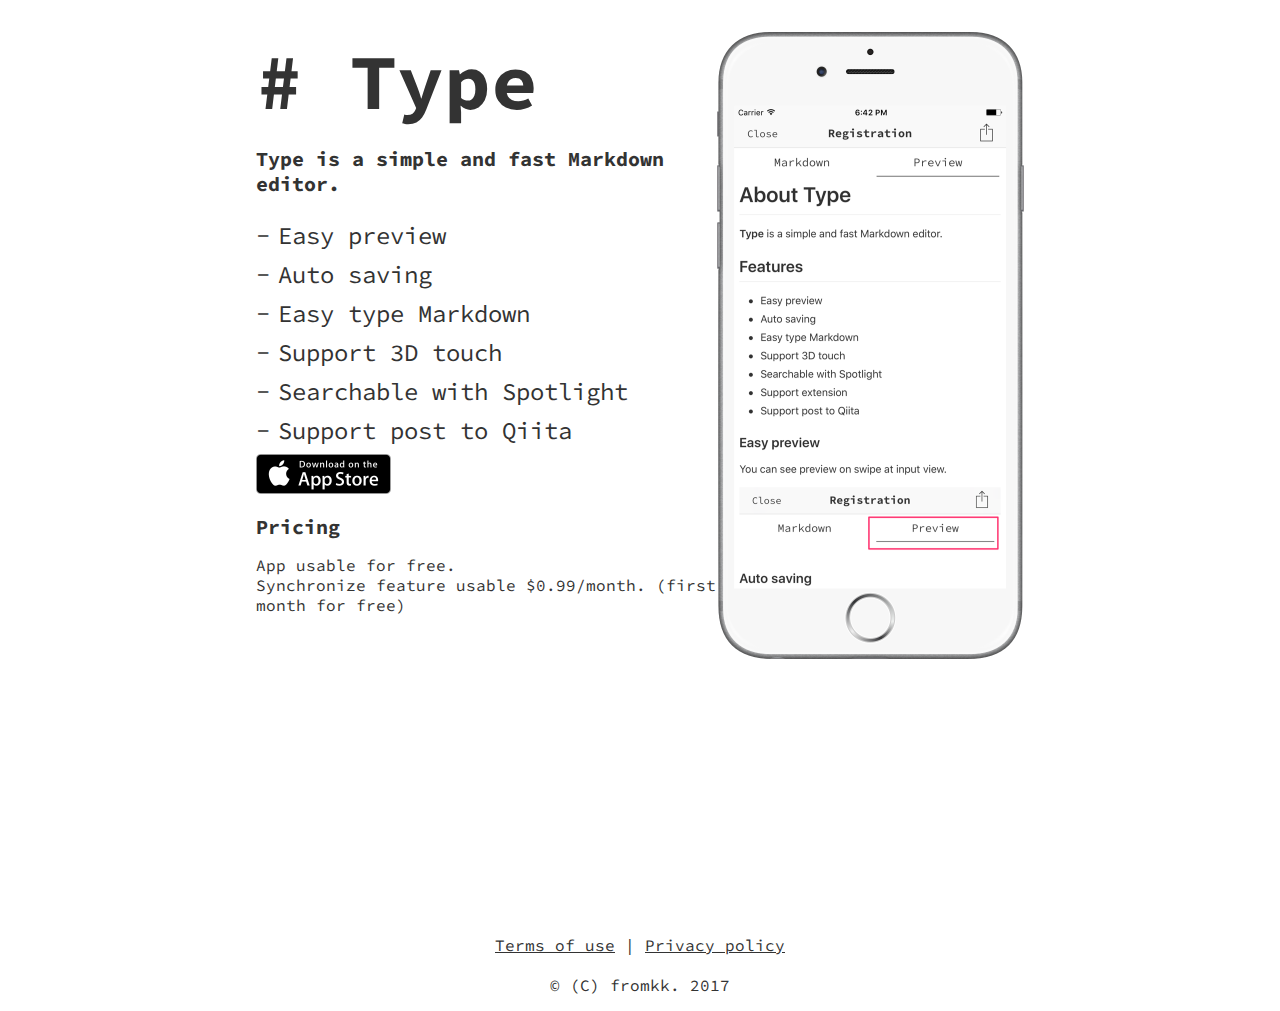
<file: index.html>
<!DOCTYPE html>
<html lang="en">
<head>
  <meta charset="UTF-8">
  <title>Type - Simple Markdown Editor -</title>
  <meta name="description" content="Type is a simple and fast Markdown editor." lang="en" />
  <meta name="description" content="Typeはシンプルで軽快なMarkdownエディターです。" lang="ja" />
  <meta name="keywords" content="type,markdown,editor,ios,app,iphone" lang="en" />
  <meta name="keywords" content="type,markdown,editor,マークダウン,エディタ,エディター,ios,app,iphone,アプリ" lang="ja" />
  <meta name="viewport" content="width=device-width,initial-scale=1">
  <link href="https://fonts.googleapis.com/css?family=Source+Code+Pro" rel="stylesheet">
  <link rel="stylesheet" href="style.css">
  <link rel="apple-touch-icon" href="touch-icon-iphone.png">
  <link rel="apple-touch-icon" sizes="152x152" href="touch-icon-ipad.png">
  <link rel="apple-touch-icon" sizes="180x180" href="touch-icon-iphone-retina.png">
  <link rel="apple-touch-icon" sizes="167x167" href="touch-icon-ipad-retina.png">
  <link rel="shortcut icon" type="image/vnd.microsoft.icon" href="favicons/favicon.ico">
  <link rel="icon" type="image/vnd.microsoft.icon" href="favicons/favicon.ico">
  <link rel="apple-touch-icon" sizes="57x57" href="favicons/apple-touch-icon-57x57.png">
  <link rel="apple-touch-icon" sizes="60x60" href="favicons/apple-touch-icon-60x60.png">
  <link rel="apple-touch-icon" sizes="72x72" href="favicons/apple-touch-icon-72x72.png">
  <link rel="apple-touch-icon" sizes="76x76" href="favicons/apple-touch-icon-76x76.png">
  <link rel="apple-touch-icon" sizes="114x114" href="favicons/apple-touch-icon-114x114.png">
  <link rel="apple-touch-icon" sizes="120x120" href="favicons/apple-touch-icon-120x120.png">
  <link rel="apple-touch-icon" sizes="144x144" href="favicons/apple-touch-icon-144x144.png">
  <link rel="apple-touch-icon" sizes="152x152" href="favicons/apple-touch-icon-152x152.png">
  <link rel="apple-touch-icon" sizes="180x180" href="favicons/apple-touch-icon-180x180.png">
  <link rel="icon" type="image/png" sizes="192x192" href="favicons/android-chrome-192x192.png">
  <link rel="icon" type="image/png" sizes="48x48" href="favicons/favicon-48x48.png">
  <link rel="icon" type="image/png" sizes="96x96" href="favicons/favicon-96x96.png">
  <link rel="icon" type="image/png" sizes="96x96" href="favicons/favicon-160x160.png">
  <link rel="icon" type="image/png" sizes="96x96" href="favicons/favicon-196x196.png">
  <link rel="icon" type="image/png" sizes="16x16" href="favicons/favicon-16x16.png">
  <link rel="icon" type="image/png" sizes="32x32" href="favicons/favicon-32x32.png">
  <link rel="manifest" href="favicons/manifest.json">
  <meta name="msapplication-TileColor" content="#333333">
  <meta name="msapplication-TileImage" content="favicons/mstile-144x144.png">
</head>
<body>
  <header>
    <div class="container">
      <h1># Type</h1>
      <h2 class="en" lang="en">Type is a simple and fast Markdown editor.</h2>
      <h2 class="ja" lang="ja">Typeはシンプルで軽快なMarkdownエディターです。</h2>
      <div class="screenshot">
        <img src="images/iphone_en.png" alt="# Type" width="307" height="628" class="en">
        <img src="images/iphone_ja.png" alt="# Type" width="307" height="628" class="ja">
      </div>
    </div>
  </header>
  <section role="main" class="main">
    <div class="contianer">
      <ul class="feature-list en" lang="en">
        <li>Easy preview</li>
        <li>Auto saving</li>
        <li>Easy type Markdown</li>
        <li>Support 3D touch</li>
        <li>Searchable with Spotlight</li>
        <li>Support post to Qiita</li>
      </ul>
      <ul class="feature-list ja" lang="ja">
        <li>素早いプレビュー(入力画面・一覧画面)</li>
        <li>自動保存</li>
        <li>ツールバーからMarkdownを簡単入力</li>
        <li>3Dタッチのサポート</li>
        <li>Spotlightからの検索に対応</li>
        <li>Qiitaへの投稿対応</li>
      </ul>

      <div class="appstore">
        <a href="https://itunes.apple.com/jp/app/type-simple-markdown-editor/id1214613873?l=en&mt=8" target="_blank"><img src="images/appstore.png" alt="AppStore" width="135" height="40"></a>
      </div>
    </div>
    <div class="container ja feature-list" lang="ja">
      <h2>値段</h2>
      <p>
        アプリ自体は無料です。<br />
        同期機能は毎月120円でご利用頂けます。（初月無料）
      </p>
    </div>
    <div class="container en feature-list" lang="en">
      <h2>Pricing</h2>
      <p>
        App usable for free.<br />
        Synchronize feature usable $0.99/month. (first month for free)
      </p>
    </div>
  </section>
  <footer>
    <div class="container">
      <div class="ja links" lang="ja">
        <a href="terms.html">利用規約</a> | <a href="privacy.html">プライバシーポリシー</a>
      </div>
      <div class="en links" lang="en">
        <a href="terms.html">Terms of use</a> | <a href="privacy.html">Privacy policy</a>
      </div>
      <div class="copyright">
        &copy; (C) fromkk. 2017
      </div>
    </div>
  </footer>
  <script src="js/main.js" type="text/javascript"></script>
</body>
</html>
</file>
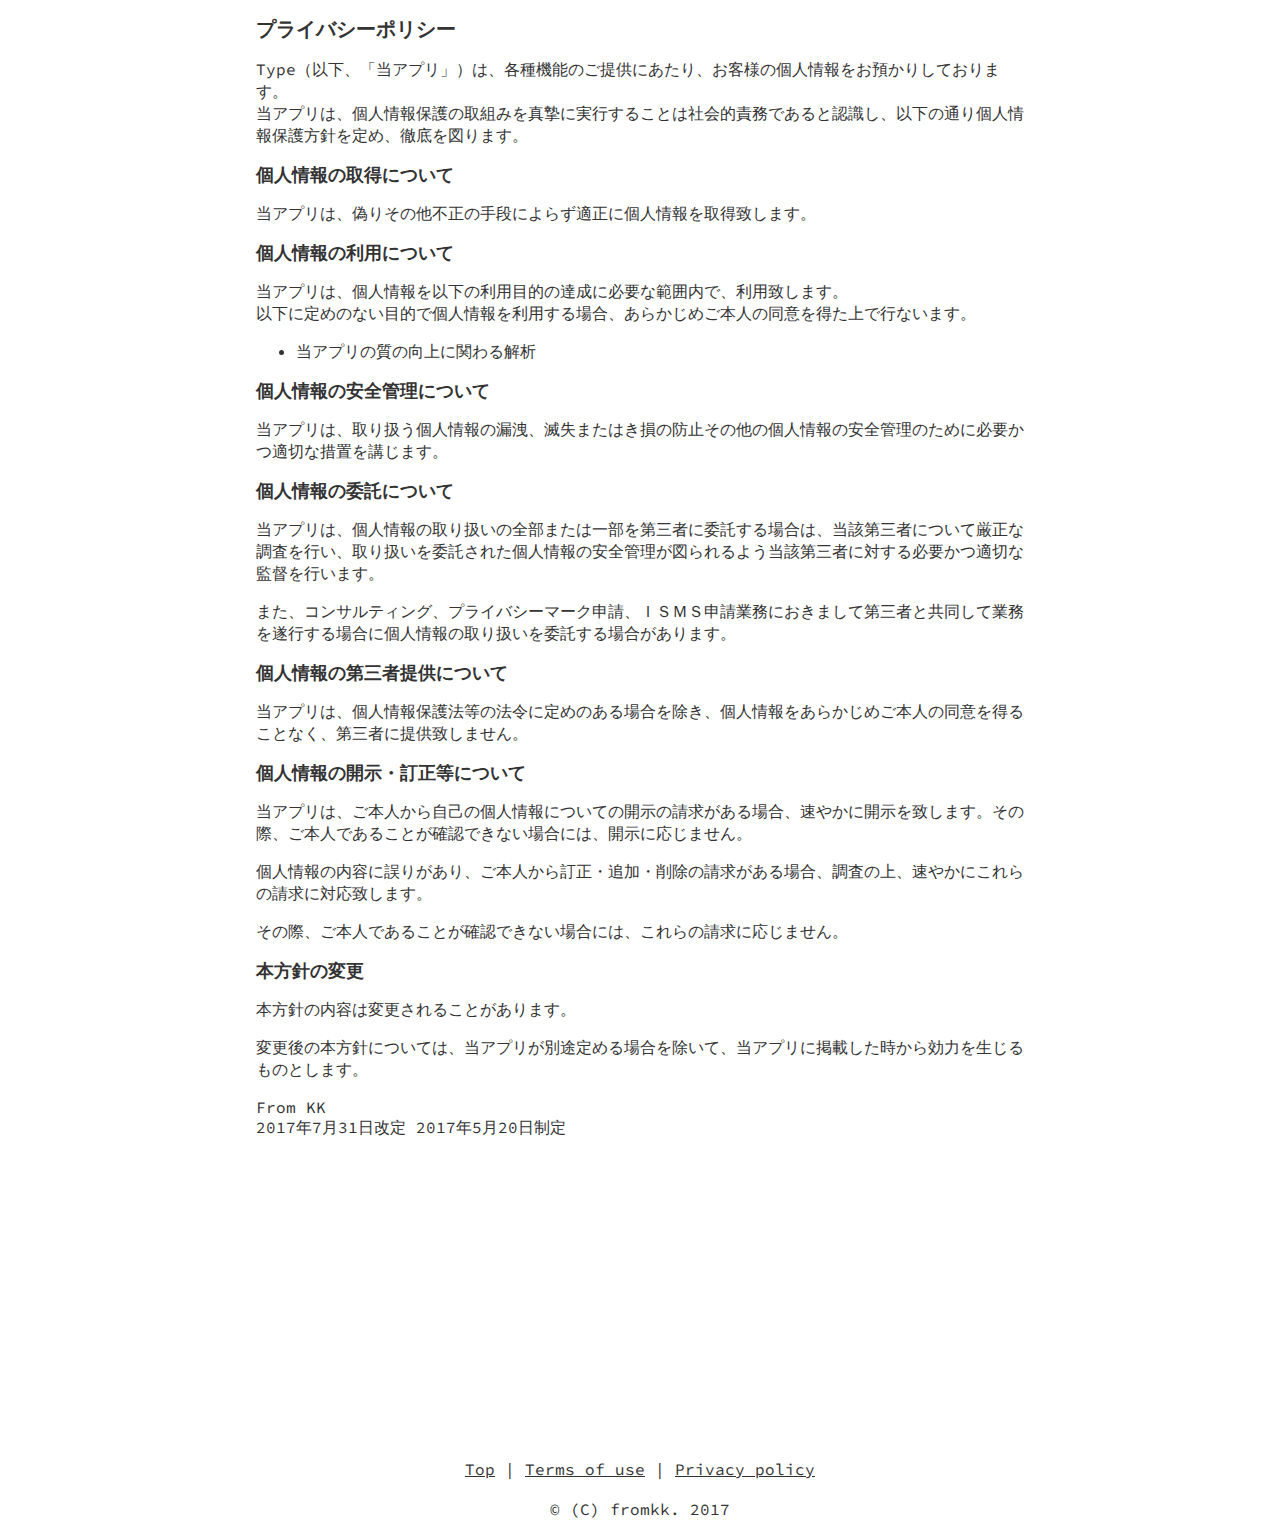
<file: privacy.html>
<!DOCTYPE html>
<html lang="en">
<head>
  <meta charset="UTF-8">
  <title>Privacy policy | Type - Simple Markdown Editor -</title>
  <meta name="description" content="Privacy policy" lang="en" />
  <meta name="description" content="プライバシーポリシー" lang="ja" />
  <meta name="keywords" content="type,markdown,editor,ios,app,iphone" lang="en" />
  <meta name="keywords" content="type,markdown,editor,マークダウン,エディタ,エディター,ios,app,iphone,アプリ" lang="ja" />
  <meta name="viewport" content="width=device-width,initial-scale=1">
  <link href="https://fonts.googleapis.com/css?family=Source+Code+Pro" rel="stylesheet">
  <link rel="stylesheet" href="style.css">
  <link rel="apple-touch-icon" href="touch-icon-iphone.png">
  <link rel="apple-touch-icon" sizes="152x152" href="touch-icon-ipad.png">
  <link rel="apple-touch-icon" sizes="180x180" href="touch-icon-iphone-retina.png">
  <link rel="apple-touch-icon" sizes="167x167" href="touch-icon-ipad-retina.png">
  <link rel="shortcut icon" type="image/vnd.microsoft.icon" href="favicons/favicon.ico">
  <link rel="icon" type="image/vnd.microsoft.icon" href="favicons/favicon.ico">
  <link rel="apple-touch-icon" sizes="57x57" href="favicons/apple-touch-icon-57x57.png">
  <link rel="apple-touch-icon" sizes="60x60" href="favicons/apple-touch-icon-60x60.png">
  <link rel="apple-touch-icon" sizes="72x72" href="favicons/apple-touch-icon-72x72.png">
  <link rel="apple-touch-icon" sizes="76x76" href="favicons/apple-touch-icon-76x76.png">
  <link rel="apple-touch-icon" sizes="114x114" href="favicons/apple-touch-icon-114x114.png">
  <link rel="apple-touch-icon" sizes="120x120" href="favicons/apple-touch-icon-120x120.png">
  <link rel="apple-touch-icon" sizes="144x144" href="favicons/apple-touch-icon-144x144.png">
  <link rel="apple-touch-icon" sizes="152x152" href="favicons/apple-touch-icon-152x152.png">
  <link rel="apple-touch-icon" sizes="180x180" href="favicons/apple-touch-icon-180x180.png">
  <link rel="icon" type="image/png" sizes="192x192" href="favicons/android-chrome-192x192.png">
  <link rel="icon" type="image/png" sizes="48x48" href="favicons/favicon-48x48.png">
  <link rel="icon" type="image/png" sizes="96x96" href="favicons/favicon-96x96.png">
  <link rel="icon" type="image/png" sizes="96x96" href="favicons/favicon-160x160.png">
  <link rel="icon" type="image/png" sizes="96x96" href="favicons/favicon-196x196.png">
  <link rel="icon" type="image/png" sizes="16x16" href="favicons/favicon-16x16.png">
  <link rel="icon" type="image/png" sizes="32x32" href="favicons/favicon-32x32.png">
  <link rel="manifest" href="favicons/manifest.json">
  <meta name="msapplication-TileColor" content="#333333">
  <meta name="msapplication-TileImage" content="favicons/mstile-144x144.png">
</head>
<body>
  <section role="main" class="main">
    <div class="contianer">
      <h2>プライバシーポリシー</h2>
      <p>Type（以下、「当アプリ」）は、各種機能のご提供にあたり、お客様の個人情報をお預かりしております。<br />
      当アプリは、個人情報保護の取組みを真摯に実行することは社会的責務であると認識し、以下の通り個人情報保護方針を定め、徹底を図ります。</p>
      <h3>個人情報の取得について</h3>
      <p>当アプリは、偽りその他不正の手段によらず適正に個人情報を取得致します。</p>
      <h3>個人情報の利用について</h3>
      <p>当アプリは、個人情報を以下の利用目的の達成に必要な範囲内で、利用致します。<br />
      以下に定めのない目的で個人情報を利用する場合、あらかじめご本人の同意を得た上で行ないます。</p>
      <ul>
      <li>当アプリの質の向上に関わる解析</li>
      </ul>
      <h3>個人情報の安全管理について</h3>
      <p>当アプリは、取り扱う個人情報の漏洩、滅失またはき損の防止その他の個人情報の安全管理のために必要かつ適切な措置を講じます。</p>
      <h3>個人情報の委託について</h3>
      <p>当アプリは、個人情報の取り扱いの全部または一部を第三者に委託する場合は、当該第三者について厳正な調査を行い、取り扱いを委託された個人情報の安全管理が図られるよう当該第三者に対する必要かつ適切な監督を行います。</p>
      <p>また、コンサルティング、プライバシーマーク申請、ＩＳＭＳ申請業務におきまして第三者と共同して業務を遂行する場合に個人情報の取り扱いを委託する場合があります。</p>
      <h3>個人情報の第三者提供について</h3>
      <p>当アプリは、個人情報保護法等の法令に定めのある場合を除き、個人情報をあらかじめご本人の同意を得ることなく、第三者に提供致しません。</p>
      <h3>個人情報の開示・訂正等について</h3>
      <p>当アプリは、ご本人から自己の個人情報についての開示の請求がある場合、速やかに開示を致します。その際、ご本人であることが確認できない場合には、開示に応じません。</p>
      <p>個人情報の内容に誤りがあり、ご本人から訂正・追加・削除の請求がある場合、調査の上、速やかにこれらの請求に対応致します。</p>
      <p>その際、ご本人であることが確認できない場合には、これらの請求に応じません。</p>
      <h3>本方針の変更</h3>
      <p>本方針の内容は変更されることがあります。</p>
      <p>変更後の本方針については、当アプリが別途定める場合を除いて、当アプリに掲載した時から効力を生じるものとします。</p>
      <p>From KK<br />
      2017年7月31日改定 2017年5月20日制定</p>
    </div>
  </section>
  <footer>
    <div class="container">
      <div class="ja links" lang="ja">
        <a href="index.html">トップページ</a> | <a href="terms.html">利用規約</a> | <a href="privacy.html">プライバシーポリシー</a>
      </div>
      <div class="en links" lang="en">
        <a href="index.html">Top</a> | <a href="terms.html">Terms of use</a> | <a href="privacy.html">Privacy policy</a>
      </div>
      <div class="copyright">
        &copy; (C) fromkk. 2017
      </div>
    </div>
  </footer>
  <script src="js/main.js" type="text/javascript"></script>
</body>
</html>
</file>
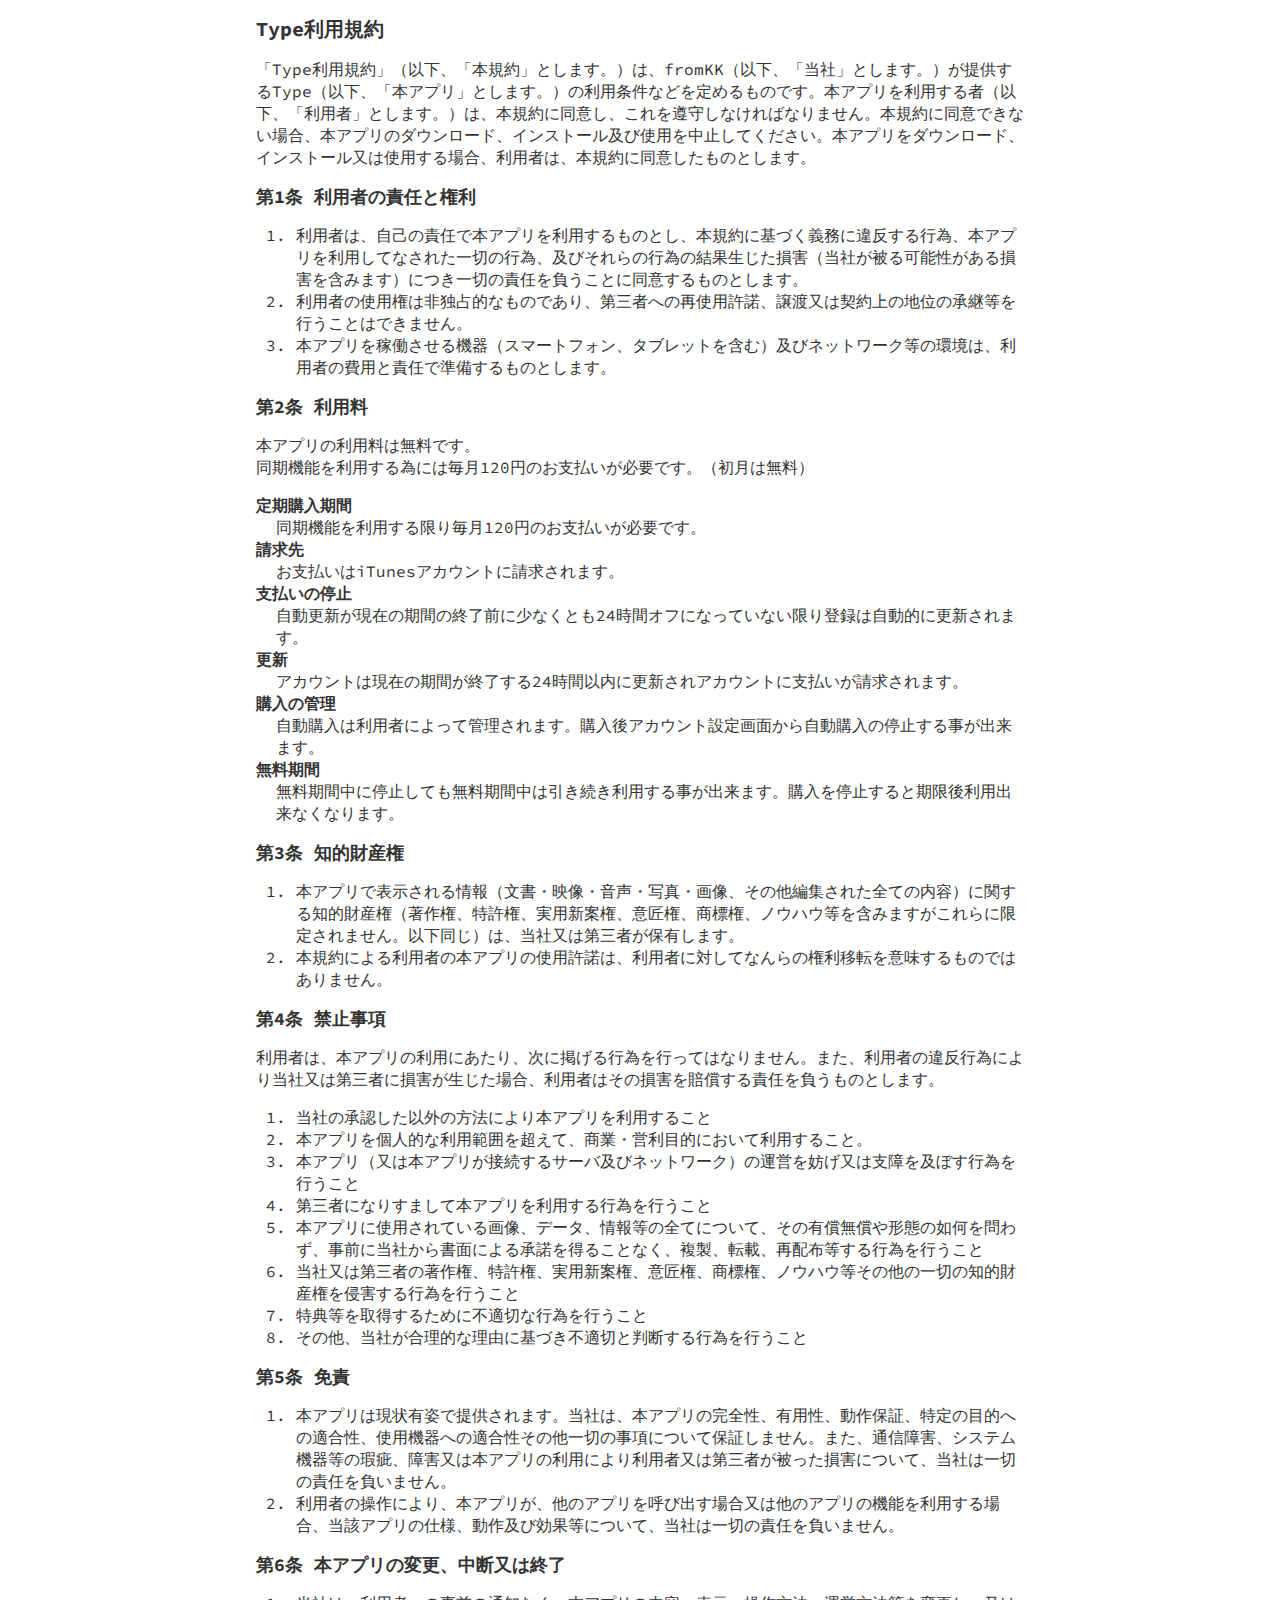
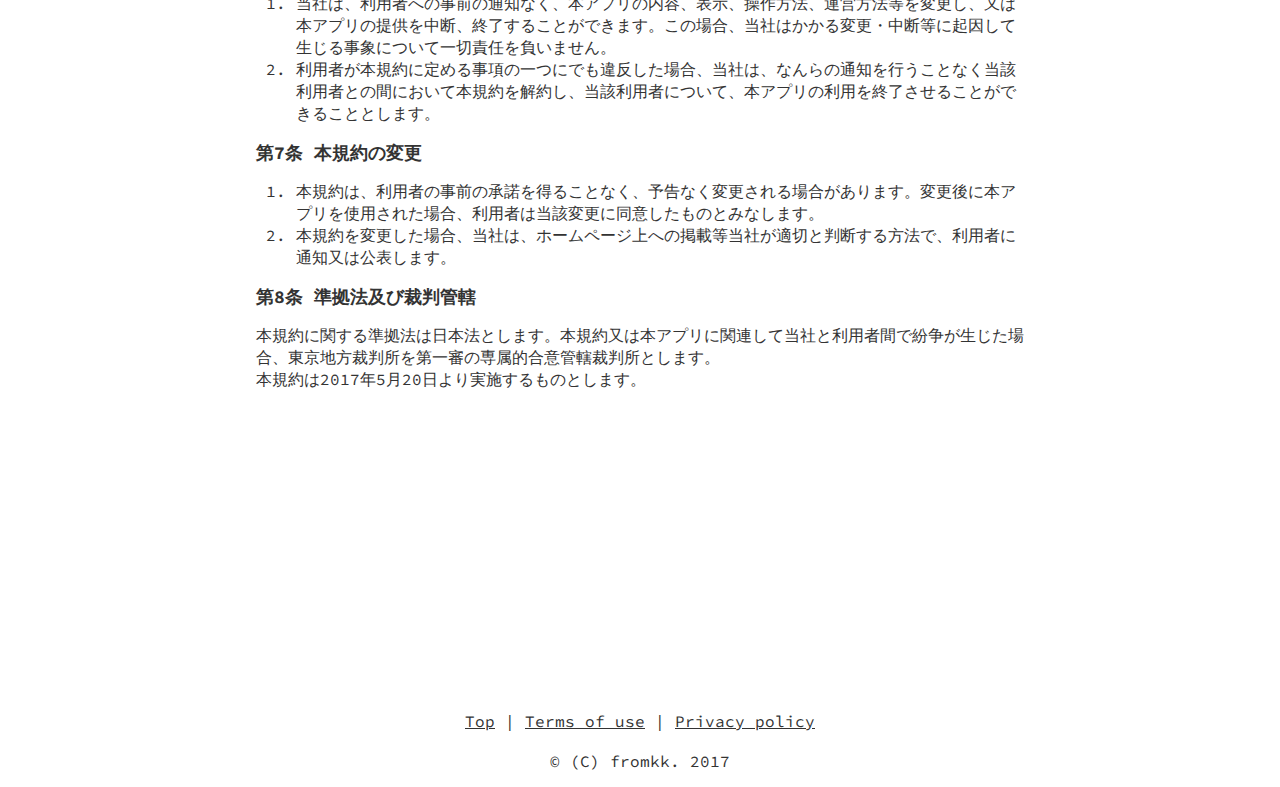
<file: terms.html>
<!DOCTYPE html>
<html lang="en">
<head>
  <meta charset="UTF-8">
  <title>Terms of use | Type - Simple Markdown Editor -</title>
  <meta name="description" content="Terms of use" lang="en" />
  <meta name="description" content="利用規約" lang="ja" />
  <meta name="keywords" content="type,markdown,editor,ios,app,iphone" lang="en" />
  <meta name="keywords" content="type,markdown,editor,マークダウン,エディタ,エディター,ios,app,iphone,アプリ" lang="ja" />
  <meta name="viewport" content="width=device-width,initial-scale=1">
  <link href="https://fonts.googleapis.com/css?family=Source+Code+Pro" rel="stylesheet">
  <link rel="stylesheet" href="style.css">
  <link rel="apple-touch-icon" href="touch-icon-iphone.png">
  <link rel="apple-touch-icon" sizes="152x152" href="touch-icon-ipad.png">
  <link rel="apple-touch-icon" sizes="180x180" href="touch-icon-iphone-retina.png">
  <link rel="apple-touch-icon" sizes="167x167" href="touch-icon-ipad-retina.png">
  <link rel="shortcut icon" type="image/vnd.microsoft.icon" href="favicons/favicon.ico">
  <link rel="icon" type="image/vnd.microsoft.icon" href="favicons/favicon.ico">
  <link rel="apple-touch-icon" sizes="57x57" href="favicons/apple-touch-icon-57x57.png">
  <link rel="apple-touch-icon" sizes="60x60" href="favicons/apple-touch-icon-60x60.png">
  <link rel="apple-touch-icon" sizes="72x72" href="favicons/apple-touch-icon-72x72.png">
  <link rel="apple-touch-icon" sizes="76x76" href="favicons/apple-touch-icon-76x76.png">
  <link rel="apple-touch-icon" sizes="114x114" href="favicons/apple-touch-icon-114x114.png">
  <link rel="apple-touch-icon" sizes="120x120" href="favicons/apple-touch-icon-120x120.png">
  <link rel="apple-touch-icon" sizes="144x144" href="favicons/apple-touch-icon-144x144.png">
  <link rel="apple-touch-icon" sizes="152x152" href="favicons/apple-touch-icon-152x152.png">
  <link rel="apple-touch-icon" sizes="180x180" href="favicons/apple-touch-icon-180x180.png">
  <link rel="icon" type="image/png" sizes="192x192" href="favicons/android-chrome-192x192.png">
  <link rel="icon" type="image/png" sizes="48x48" href="favicons/favicon-48x48.png">
  <link rel="icon" type="image/png" sizes="96x96" href="favicons/favicon-96x96.png">
  <link rel="icon" type="image/png" sizes="96x96" href="favicons/favicon-160x160.png">
  <link rel="icon" type="image/png" sizes="96x96" href="favicons/favicon-196x196.png">
  <link rel="icon" type="image/png" sizes="16x16" href="favicons/favicon-16x16.png">
  <link rel="icon" type="image/png" sizes="32x32" href="favicons/favicon-32x32.png">
  <link rel="manifest" href="favicons/manifest.json">
  <meta name="msapplication-TileColor" content="#333333">
  <meta name="msapplication-TileImage" content="favicons/mstile-144x144.png">
</head>
<body>
  <section role="main" class="main">
    <div class="contianer">
      <h2 id="terms_top">Type利用規約</h2>

      <p>「Type利用規約」（以下、「本規約」とします。）は、fromKK（以下、「当社」とします。）が提供するType（以下、「本アプリ」とします。）の利用条件などを定めるものです。本アプリを利用する者（以下、「利用者」とします。）は、本規約に同意し、これを遵守しなければなりません。本規約に同意できない場合、本アプリのダウンロード、インストール及び使用を中止してください。本アプリをダウンロード、インストール又は使用する場合、利用者は、本規約に同意したものとします。</p>

      <h3 id="terms_1">第1条 利用者の責任と権利</h3>

      <ol>
        <li>利用者は、自己の責任で本アプリを利用するものとし、本規約に基づく義務に違反する行為、本アプリを利用してなされた一切の行為、及びそれらの行為の結果生じた損害（当社が被る可能性がある損害を含みます）につき一切の責任を負うことに同意するものとします。</li>
        <li>利用者の使用権は非独占的なものであり、第三者への再使用許諾、譲渡又は契約上の地位の承継等を行うことはできません。</li>
        <li>本アプリを稼働させる機器（スマートフォン、タブレットを含む）及びネットワーク等の環境は、利用者の費用と責任で準備するものとします。</li>
      </ol>

      <h3 id="terms_2">第2条 利用料</h3>

      <p>本アプリの利用料は無料です。<br>
      同期機能を利用する為には毎月120円のお支払いが必要です。（初月は無料）</p>

      <dl>
        <dt>定期購入期間</dt>
        <dd>同期機能を利用する限り毎月120円のお支払いが必要です。</dd>
        <dt>請求先</dt>
        <dd>お支払いはiTunesアカウントに請求されます。</dd>
        <dt>支払いの停止</dt>
        <dd>自動更新が現在の期間の終了前に少なくとも24時間オフになっていない限り登録は自動的に更新されます。</dd>
        <dt>更新</dt>
        <dd>アカウントは現在の期間が終了する24時間以内に更新されアカウントに支払いが請求されます。</dd>
        <dt>購入の管理</dt>
        <dd>自動購入は利用者によって管理されます。購入後アカウント設定画面から自動購入の停止する事が出来ます。</dd>
        <dt>無料期間</dt>
        <dd>無料期間中に停止しても無料期間中は引き続き利用する事が出来ます。購入を停止すると期限後利用出来なくなります。</dd>
      </dl>

      <h3 id="terms_3">第3条 知的財産権</h3>
      <ol>
        <li>本アプリで表示される情報（文書・映像・音声・写真・画像、その他編集された全ての内容）に関する知的財産権（著作権、特許権、実用新案権、意匠権、商標権、ノウハウ等を含みますがこれらに限定されません。以下同じ）は、当社又は第三者が保有します。</li>
        <li>本規約による利用者の本アプリの使用許諾は、利用者に対してなんらの権利移転を意味するものではありません。</li>
      </ol>

      <h3 id="terms_4">第4条 禁止事項</h3>

      <p>利用者は、本アプリの利用にあたり、次に掲げる行為を行ってはなりません。また、利用者の違反行為により当社又は第三者に損害が生じた場合、利用者はその損害を賠償する責任を負うものとします。</p>

      <ol>
        <li>当社の承認した以外の方法により本アプリを利用すること</li>
        <li>本アプリを個人的な利用範囲を超えて、商業・営利目的において利用すること。</li>
        <li>本アプリ（又は本アプリが接続するサーバ及びネットワーク）の運営を妨げ又は支障を及ぼす行為を行うこと</li>
        <li>第三者になりすまして本アプリを利用する行為を行うこと</li>
        <li>本アプリに使用されている画像、データ、情報等の全てについて、その有償無償や形態の如何を問わず、事前に当社から書面による承諾を得ることなく、複製、転載、再配布等する行為を行うこと</li>
        <li>当社又は第三者の著作権、特許権、実用新案権、意匠権、商標権、ノウハウ等その他の一切の知的財産権を侵害する行為を行うこと</li>
        <li>特典等を取得するために不適切な行為を行うこと</li>
        <li>その他、当社が合理的な理由に基づき不適切と判断する行為を行うこと</li>
      </ol>

      <h3 id="terms_5">第5条 免責</h3>

      <ol>
        <li>本アプリは現状有姿で提供されます。当社は、本アプリの完全性、有用性、動作保証、特定の目的への適合性、使用機器への適合性その他一切の事項について保証しません。また、通信障害、システム機器等の瑕疵、障害又は本アプリの利用により利用者又は第三者が被った損害について、当社は一切の責任を負いません。</li>
        <li>利用者の操作により、本アプリが、他のアプリを呼び出す場合又は他のアプリの機能を利用する場合、当該アプリの仕様、動作及び効果等について、当社は一切の責任を負いません。</li>
      </ol>

      <h3 id="terms_6">第6条 本アプリの変更、中断又は終了</h3>

      <ol>
        <li>当社は、利用者への事前の通知なく、本アプリの内容、表示、操作方法、運営方法等を変更し、又は本アプリの提供を中断、終了することができます。この場合、当社はかかる変更・中断等に起因して生じる事象について一切責任を負いません。</li>
        <li>利用者が本規約に定める事項の一つにでも違反した場合、当社は、なんらの通知を行うことなく当該利用者との間において本規約を解約し、当該利用者について、本アプリの利用を終了させることができることとします。</li>
      </ol>

      <h3 id="terms_7">第7条 本規約の変更</h3>

      <ol>
        <li>本規約は、利用者の事前の承諾を得ることなく、予告なく変更される場合があります。変更後に本アプリを使用された場合、利用者は当該変更に同意したものとみなします。</li>
        <li>本規約を変更した場合、当社は、ホームページ上への掲載等当社が適切と判断する方法で、利用者に通知又は公表します。</li>
      </ol>

      <h3 id="terms_8">第8条 準拠法及び裁判管轄</h3>

      <p>本規約に関する準拠法は日本法とします。本規約又は本アプリに関連して当社と利用者間で紛争が生じた場合、東京地方裁判所を第一審の専属的合意管轄裁判所とします。<br>
      本規約は2017年5月20日より実施するものとします。</p>
    </div>
  </section>
  <footer>
    <div class="container">
      <div class="ja links" lang="ja">
        <a href="index.html">トップページ</a> | <a href="terms.html">利用規約</a> | <a href="privacy.html">プライバシーポリシー</a>
      </div>
      <div class="en links" lang="en">
        <a href="index.html">Top</a> | <a href="terms.html">Terms of use</a> | <a href="privacy.html">Privacy policy</a>
      </div>
      <div class="copyright">
        &copy; (C) fromkk. 2017
      </div>
    </div>
  </footer>
  <script src="js/main.js" type="text/javascript"></script>
</body>
</html>
</file>
<file: style.css>
@charset "UTF-8";

html, body {
  margin:0px;
  padding:0px;
}

body {
  font-family: 'Source Code Pro', monospace;
  color: #333333;
}

header {
  margin-top: 32px;
  margin-bottom: 24px;
}

footer {
  font-size: 16px;
  margin-bottom: 16px;
}

a img {
  border:none;
}

.container, .main {
  display:block;
  margin-left: auto;
  margin-right: auto;
}

.feature-list {
  margin:0px;
  padding:0px;
}

.feature-list li {
  list-style-type: none;
  padding-left: 0px;
  margin-bottom: 8px;
  font-size: 24px;
}

.feature-list li:before {
  content: "-";
  margin-right: 8px;
}

.links {
  max-width: 980px;
  margin-left:auto;
  margin-right:auto;
  margin-bottom: 20px;
  text-align: center;
}

.links a {
  color: #333333;
}

.copyright {
  text-align: center;
}

h1 {
  font-size: 78px;
  font-weight: bold;
  padding:0px;
  margin:0px;
}

h2 {
  font-size:20px;
  font-weight: bold;
  padding:0px;
  margin:0px;
  margin-top:16px;
}

h3 {
  font-size:18px;
  font-weight: bold;
  padding:0px;
  margin:0px;
  margin-top:16px;
}

dt {
  font-weight: bold;
}

dd {
  margin-left: 20px;
}

@media screen and (min-width:1024px) {
  h2 {
    width:460px;
  }

  .container, .main {
    width: 768px;
    position: relative;
  }

  .screenshot {
    width: 307px;
    height: 628px;
    position: absolute;
    top:0px;
    right:0px;
  }

  .feature-list {
    width:460px;
  }

  footer {
    margin-top: 320px;
  }
}

@media screen and (max-width: 1023px) {
  h1 {
    font-size: 36px;
  }

  h2 {
    font-size:20px;
  }

  h3 {
    font-size:18px;
  }

  .container, .main {
    width: auto;
    padding-left: 16px;
    padding-right: 16px;
    position: relative;
  }

  .screenshot {
    display: block;
    width: 307px;
    height: 628px;
    margin-top: 32px;
    margin-left: auto;
    margin-right: auto;
  }

  .feature-list li {
    font-size: 16px;
  }

  footer {
    margin-top: 80px;
  }
}
</file>
